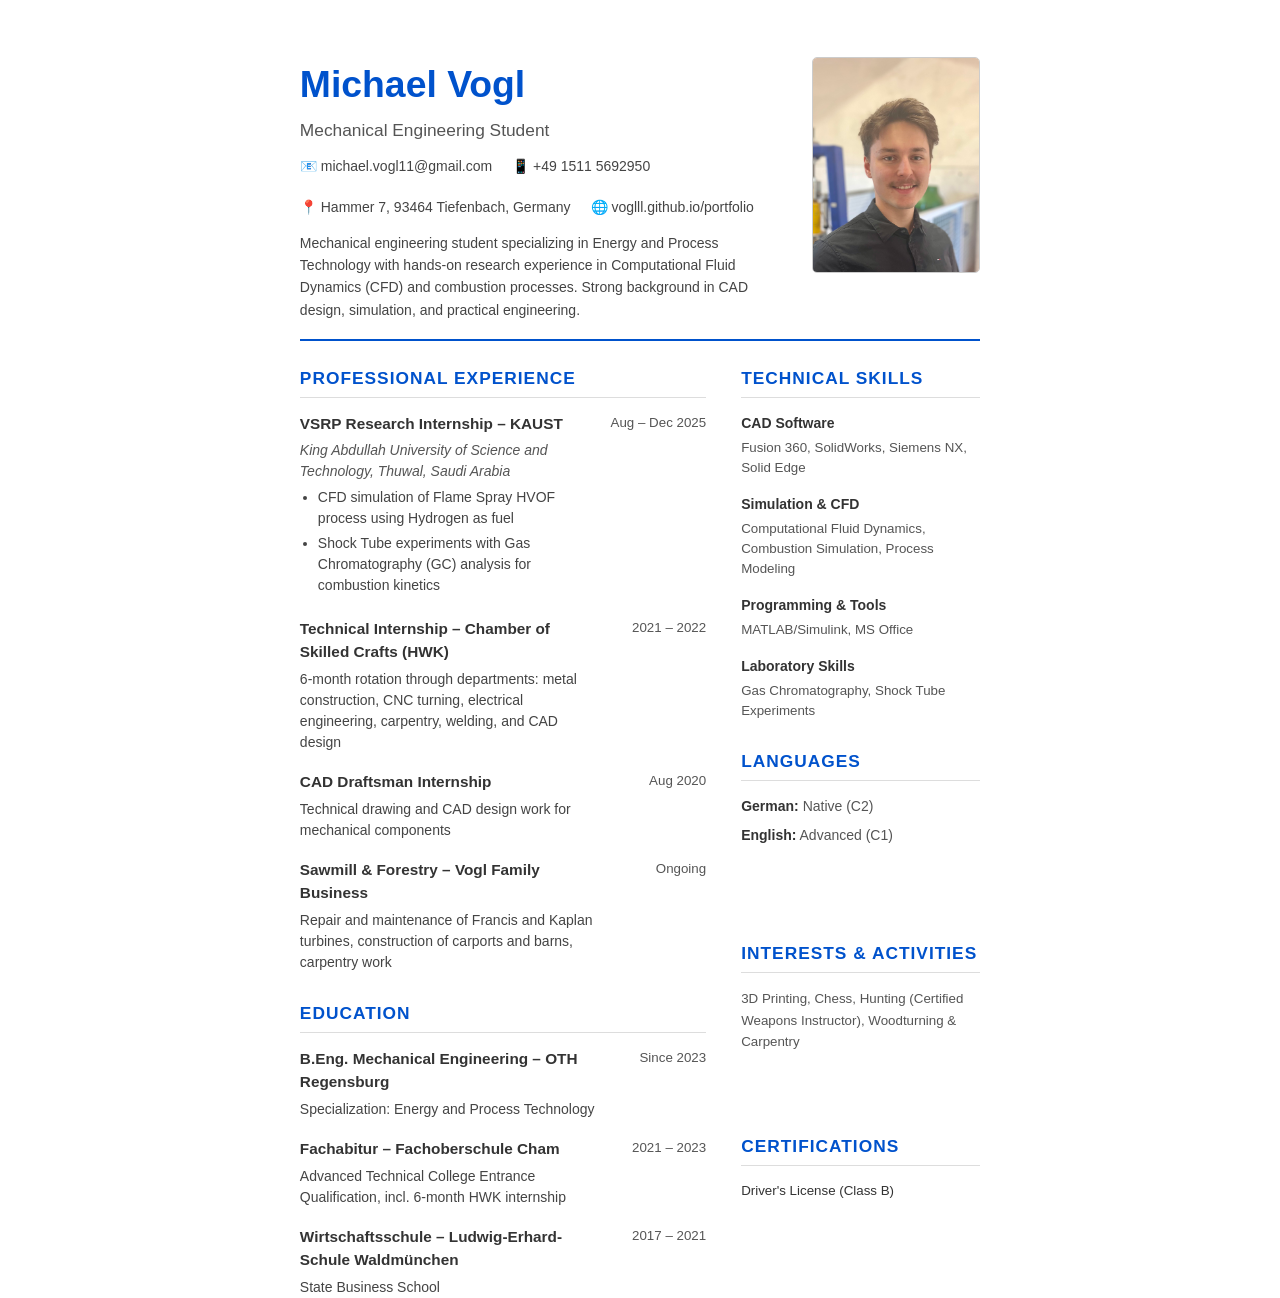
<file: Michael Vogl CV 2025.html>
<!DOCTYPE html>
<html lang="en">
<head>
    <meta charset="UTF-8">
    <meta name="viewport" content="width=device-width, initial-scale=1.0">
    <title>Michael Vogl - CV</title>
    <style>
        * {
            margin: 0;
            padding: 0;
            box-sizing: border-box;
        }
        
        @page {
            size: A4 portrait;
            margin: 15mm 15mm 15mm 15mm;
        }
        
        body {
            font-family: 'Segoe UI', Tahoma, Geneva, Verdana, sans-serif;
            font-size: 11pt;
            line-height: 1.5;
            color: #333;
            width: 210mm;
            height: 297mm;
            margin: 0 auto;
            padding: 15mm;
            background: white;
            display: flex;
            flex-direction: column;
        }
        
        @media print {
            body {
                padding: 0;
                height: auto;
                -webkit-print-color-adjust: exact;
                print-color-adjust: exact;
            }
            @page {
                margin: 15mm;
            }
        }
        
        .header {
            display: flex;
            align-items: flex-start;
            gap: 25px;
            margin-bottom: 25px;
            padding-bottom: 18px;
            border-bottom: 2.5px solid #0052cc;
            flex-direction: row-reverse;
        }
        
        .photo-container {
            width: 168px;
            height: 216px;
            overflow: hidden;
            border-radius: 5px;
            border: 1px solid #ccc;
        }
        
        .photo {
            width: 100%;
            height: 100%;
            object-fit: cover;
            object-position: center 30%;
            transform: scale(1.5);
            transform-origin: center 30%;
        }
        
        .header-content {
            flex: 1;
        }
        
        .header h1 {
            font-size: 28pt;
            color: #0052cc;
            margin-bottom: 5px;
            font-weight: 600;
        }
        
        .header .subtitle {
            font-size: 13pt;
            color: #555;
            margin-bottom: 12px;
        }
        
        .contact-info {
            display: flex;
            flex-wrap: wrap;
            gap: 20px;
            font-size: 10.5pt;
        }
        
        .contact-info span {
            color: #444;
        }
        
        .summary {
            font-size: 10.5pt;
            color: #444;
            margin-top: 14px;
            line-height: 1.6;
        }
        
        .two-column {
            display: flex;
            gap: 35px;
            flex: 1;
        }
        
        .main-column {
            flex: 1.7;
            display: flex;
            flex-direction: column;
        }
        
        .side-column {
            flex: 1;
            display: flex;
            flex-direction: column;
        }
        
        .section {
            margin-bottom: 28px;
            flex: 1;
        }
        
        .section:last-child {
            margin-bottom: 0;
        }
        
        .section h2 {
            font-size: 13pt;
            color: #0052cc;
            border-bottom: 1.5px solid #ddd;
            padding-bottom: 5px;
            margin-bottom: 15px;
            text-transform: uppercase;
            letter-spacing: 1px;
        }
        
        .entry {
            margin-bottom: 18px;
            display: flex;
            justify-content: space-between;
        }
        
        .entry:last-child {
            margin-bottom: 0;
        }
        
        .entry-content {
            flex: 1;
        }
        
        .entry-date {
            min-width: 110px;
            text-align: right;
            color: #555;
            font-size: 10pt;
            font-weight: 500;
        }
        
        .entry h3 {
            font-size: 11.5pt;
            font-weight: 600;
            color: #333;
            margin-bottom: 4px;
        }
        
        .entry .organization {
            font-style: italic;
            color: #555;
            font-size: 10.5pt;
        }
        
        .entry p, .entry ul {
            font-size: 10.5pt;
            color: #444;
            margin-top: 5px;
            line-height: 1.5;
        }
        
        .entry ul {
            margin-left: 18px;
        }
        
        .entry li {
            margin-bottom: 4px;
        }
        
        .skill-category {
            margin-bottom: 16px;
        }
        
        .skill-category:last-child {
            margin-bottom: 0;
        }
        
        .skill-category h4 {
            font-size: 10.5pt;
            font-weight: 600;
            color: #333;
            margin-bottom: 4px;
        }
        
        .skill-category p {
            font-size: 10pt;
            color: #555;
            line-height: 1.5;
        }
        
        .language-item {
            font-size: 10.5pt;
            margin-bottom: 8px;
        }
        
        .language-item strong {
            color: #333;
        }
        
        .language-item span {
            color: #555;
        }
        
        .interests {
            font-size: 10pt;
            color: #555;
            line-height: 1.6;
        }
    </style>
</head>
<body>
    <div class="header">
        <div class="photo-container">
            <img src="images/michael.jpg" alt="Michael Vogl" class="photo">
        </div>
        <div class="header-content">
            <h1>Michael Vogl</h1>
            <div class="subtitle">Mechanical Engineering Student</div>
            <div class="contact-info">
                <span>📧 michael.vogl11@gmail.com</span>
                <span>📱 +49 1511 5692950</span>
                <span>📍 Hammer 7, 93464 Tiefenbach, Germany</span>
                <span>🌐 voglll.github.io/portfolio</span>
            </div>
            <p class="summary">Mechanical engineering student specializing in Energy and Process Technology with hands-on research experience in Computational Fluid Dynamics (CFD) and combustion processes. Strong background in CAD design, simulation, and practical engineering.</p>
        </div>
    </div>

    <div class="two-column">
        <div class="main-column">
            <div class="section">
                <h2>Professional Experience</h2>
                
                <div class="entry">
                    <div class="entry-content">
                        <h3>VSRP Research Internship – KAUST</h3>
                        <div class="organization">King Abdullah University of Science and Technology, Thuwal, Saudi Arabia</div>
                        <ul>
                            <li>CFD simulation of Flame Spray HVOF process using Hydrogen as fuel</li>
                            <li>Shock Tube experiments with Gas Chromatography (GC) analysis for combustion kinetics</li>
                        </ul>
                    </div>
                    <div class="entry-date">Aug – Dec 2025</div>
                </div>
                
                <div class="entry">
                    <div class="entry-content">
                        <h3>Technical Internship – Chamber of Skilled Crafts (HWK)</h3>
                        <p>6-month rotation through departments: metal construction, CNC turning, electrical engineering, carpentry, welding, and CAD design</p>
                    </div>
                    <div class="entry-date">2021 – 2022</div>
                </div>
                
                <div class="entry">
                    <div class="entry-content">
                        <h3>CAD Draftsman Internship</h3>
                        <p>Technical drawing and CAD design work for mechanical components</p>
                    </div>
                    <div class="entry-date">Aug 2020</div>
                </div>
                
                <div class="entry">
                    <div class="entry-content">
                        <h3>Sawmill & Forestry – Vogl Family Business</h3>
                        <p>Repair and maintenance of Francis and Kaplan turbines, construction of carports and barns, carpentry work</p>
                    </div>
                    <div class="entry-date">Ongoing</div>
                </div>
            </div>

            <div class="section">
                <h2>Education</h2>
                
                <div class="entry">
                    <div class="entry-content">
                        <h3>B.Eng. Mechanical Engineering – OTH Regensburg</h3>
                        <p>Specialization: Energy and Process Technology</p>
                    </div>
                    <div class="entry-date">Since 2023</div>
                </div>
                
                <div class="entry">
                    <div class="entry-content">
                        <h3>Fachabitur – Fachoberschule Cham</h3>
                        <p>Advanced Technical College Entrance Qualification, incl. 6-month HWK internship</p>
                    </div>
                    <div class="entry-date">2021 – 2023</div>
                </div>
                
                <div class="entry">
                    <div class="entry-content">
                        <h3>Wirtschaftsschule – Ludwig-Erhard-Schule Waldmünchen</h3>
                        <p>State Business School</p>
                    </div>
                    <div class="entry-date">2017 – 2021</div>
                </div>
            </div>
        </div>

        <div class="side-column">
            <div class="section">
                <h2>Technical Skills</h2>
                <div class="skill-category">
                    <h4>CAD Software</h4>
                    <p>Fusion 360, SolidWorks, Siemens NX, Solid Edge</p>
                </div>
                <div class="skill-category">
                    <h4>Simulation & CFD</h4>
                    <p>Computational Fluid Dynamics, Combustion Simulation, Process Modeling</p>
                </div>
                <div class="skill-category">
                    <h4>Programming & Tools</h4>
                    <p>MATLAB/Simulink, MS Office</p>
                </div>
                <div class="skill-category">
                    <h4>Laboratory Skills</h4>
                    <p>Gas Chromatography, Shock Tube Experiments</p>
                </div>
            </div>

            <div class="section">
                <h2>Languages</h2>
                <div class="language-item"><strong>German:</strong> <span>Native (C2)</span></div>
                <div class="language-item"><strong>English:</strong> <span>Advanced (C1)</span></div>
            </div>

            <div class="section">
                <h2>Interests & Activities</h2>
                <p class="interests">3D Printing, Chess, Hunting (Certified Weapons Instructor), Woodturning & Carpentry</p>
            </div>

            <div class="section">
                <h2>Certifications</h2>
                <p style="font-size: 10pt;">Driver's License (Class B)</p>
            </div>
        </div>
    </div>
</body>
</html>
</file>
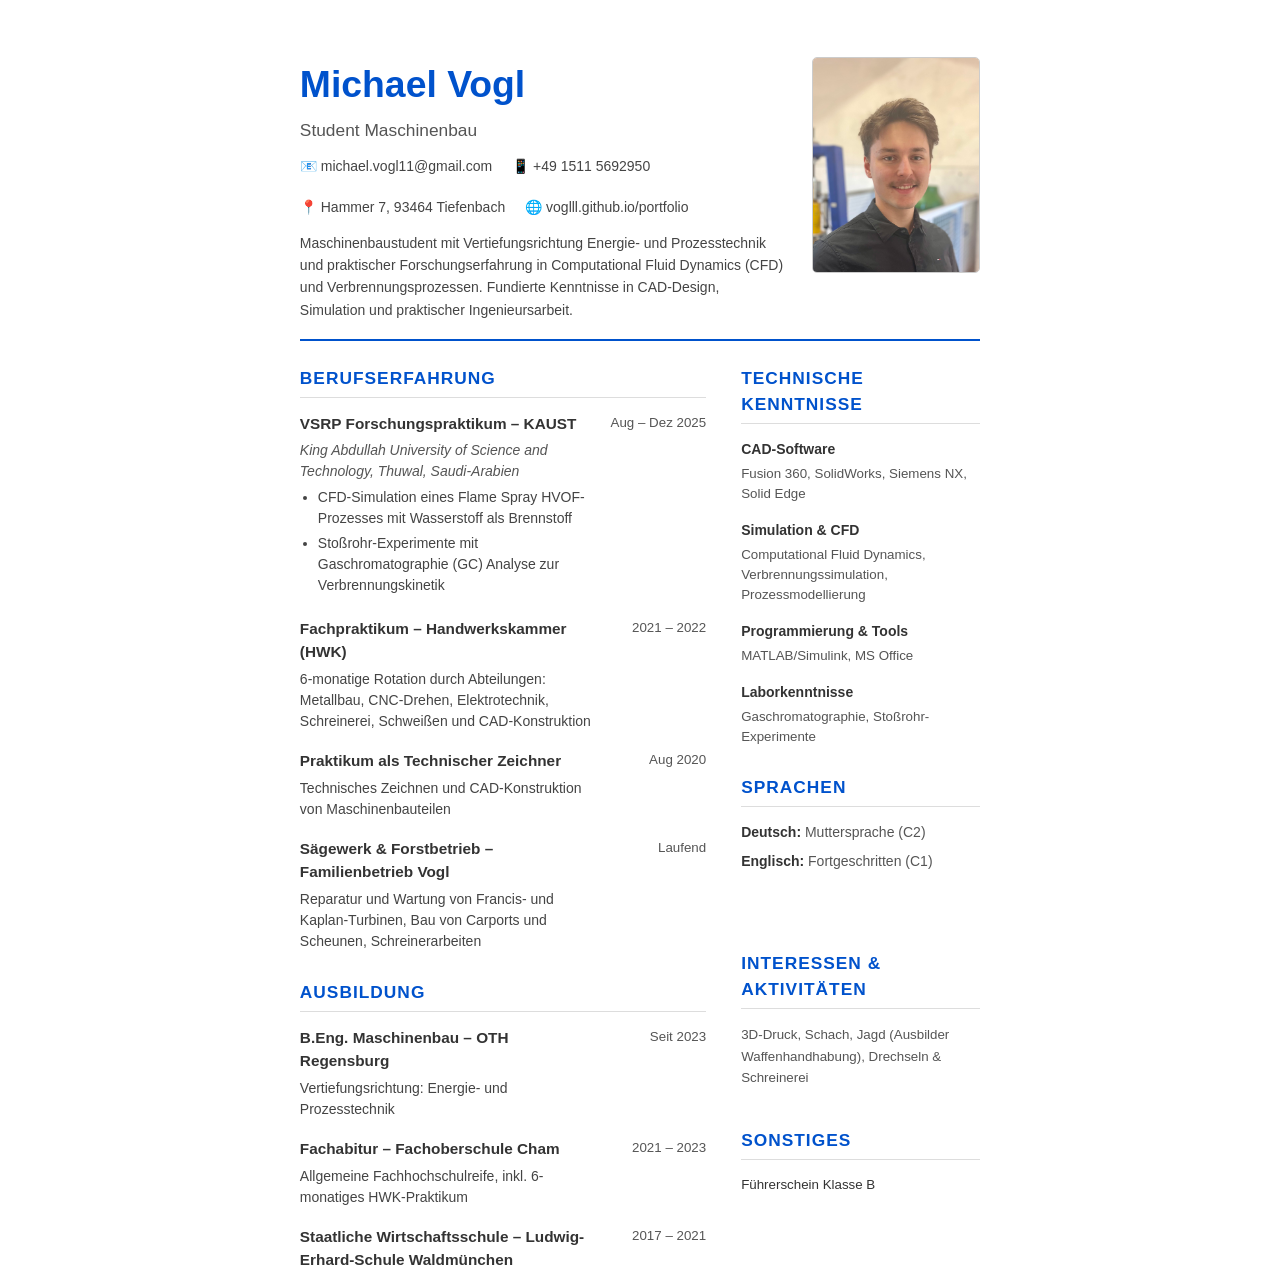
<file: Michael Vogl Lebenslauf 2025.html>
<!DOCTYPE html>
<html lang="de">
<head>
    <meta charset="UTF-8">
    <meta name="viewport" content="width=device-width, initial-scale=1.0">
    <title>Michael Vogl - Lebenslauf</title>
    <style>
        * {
            margin: 0;
            padding: 0;
            box-sizing: border-box;
        }
        
        @page {
            size: A4 portrait;
            margin: 15mm 15mm 15mm 15mm;
        }
        
        body {
            font-family: 'Segoe UI', Tahoma, Geneva, Verdana, sans-serif;
            font-size: 11pt;
            line-height: 1.5;
            color: #333;
            width: 210mm;
            height: 297mm;
            margin: 0 auto;
            padding: 15mm;
            background: white;
            display: flex;
            flex-direction: column;
        }
        
        @media print {
            body {
                padding: 0;
                height: auto;
                -webkit-print-color-adjust: exact;
                print-color-adjust: exact;
            }
            @page {
                margin: 15mm;
            }
        }
        
        .header {
            display: flex;
            align-items: flex-start;
            gap: 25px;
            margin-bottom: 25px;
            padding-bottom: 18px;
            border-bottom: 2.5px solid #0052cc;
            flex-direction: row-reverse;
        }
        
        .photo-container {
            width: 168px;
            height: 216px;
            overflow: hidden;
            border-radius: 5px;
            border: 1px solid #ccc;
        }
        
        .photo {
            width: 100%;
            height: 100%;
            object-fit: cover;
            object-position: center 30%;
            transform: scale(1.5);
            transform-origin: center 30%;
        }
        
        .header-content {
            flex: 1;
        }
        
        .header h1 {
            font-size: 28pt;
            color: #0052cc;
            margin-bottom: 5px;
            font-weight: 600;
        }
        
        .header .subtitle {
            font-size: 13pt;
            color: #555;
            margin-bottom: 12px;
        }
        
        .contact-info {
            display: flex;
            flex-wrap: wrap;
            gap: 20px;
            font-size: 10.5pt;
        }
        
        .contact-info span {
            color: #444;
        }
        
        .summary {
            font-size: 10.5pt;
            color: #444;
            margin-top: 14px;
            line-height: 1.6;
        }
        
        .two-column {
            display: flex;
            gap: 35px;
            flex: 1;
        }
        
        .main-column {
            flex: 1.7;
            display: flex;
            flex-direction: column;
        }
        
        .side-column {
            flex: 1;
            display: flex;
            flex-direction: column;
        }
        
        .section {
            margin-bottom: 28px;
            flex: 1;
        }
        
        .section:last-child {
            margin-bottom: 0;
        }
        
        .section h2 {
            font-size: 13pt;
            color: #0052cc;
            border-bottom: 1.5px solid #ddd;
            padding-bottom: 5px;
            margin-bottom: 15px;
            text-transform: uppercase;
            letter-spacing: 1px;
        }
        
        .entry {
            margin-bottom: 18px;
            display: flex;
            justify-content: space-between;
        }
        
        .entry:last-child {
            margin-bottom: 0;
        }
        
        .entry-content {
            flex: 1;
        }
        
        .entry-date {
            min-width: 110px;
            text-align: right;
            color: #555;
            font-size: 10pt;
            font-weight: 500;
        }
        
        .entry h3 {
            font-size: 11.5pt;
            font-weight: 600;
            color: #333;
            margin-bottom: 4px;
        }
        
        .entry .organization {
            font-style: italic;
            color: #555;
            font-size: 10.5pt;
        }
        
        .entry p, .entry ul {
            font-size: 10.5pt;
            color: #444;
            margin-top: 5px;
            line-height: 1.5;
        }
        
        .entry ul {
            margin-left: 18px;
        }
        
        .entry li {
            margin-bottom: 4px;
        }
        
        .skill-category {
            margin-bottom: 16px;
        }
        
        .skill-category:last-child {
            margin-bottom: 0;
        }
        
        .skill-category h4 {
            font-size: 10.5pt;
            font-weight: 600;
            color: #333;
            margin-bottom: 4px;
        }
        
        .skill-category p {
            font-size: 10pt;
            color: #555;
            line-height: 1.5;
        }
        
        .language-item {
            font-size: 10.5pt;
            margin-bottom: 8px;
        }
        
        .language-item strong {
            color: #333;
        }
        
        .language-item span {
            color: #555;
        }
        
        .interests {
            font-size: 10pt;
            color: #555;
            line-height: 1.6;
        }
    </style>
</head>
<body>
    <div class="header">
        <div class="photo-container">
            <img src="images/michael.jpg" alt="Michael Vogl" class="photo">
        </div>
        <div class="header-content">
            <h1>Michael Vogl</h1>
            <div class="subtitle">Student Maschinenbau</div>
            <div class="contact-info">
                <span>📧 michael.vogl11@gmail.com</span>
                <span>📱 +49 1511 5692950</span>
                <span>📍 Hammer 7, 93464 Tiefenbach</span>
                <span>🌐 voglll.github.io/portfolio</span>
            </div>
            <p class="summary">Maschinenbaustudent mit Vertiefungsrichtung Energie- und Prozesstechnik und praktischer Forschungserfahrung in Computational Fluid Dynamics (CFD) und Verbrennungsprozessen. Fundierte Kenntnisse in CAD-Design, Simulation und praktischer Ingenieursarbeit.</p>
        </div>
    </div>

    <div class="two-column">
        <div class="main-column">
            <div class="section">
                <h2>Berufserfahrung</h2>
                
                <div class="entry">
                    <div class="entry-content">
                        <h3>VSRP Forschungspraktikum – KAUST</h3>
                        <div class="organization">King Abdullah University of Science and Technology, Thuwal, Saudi-Arabien</div>
                        <ul>
                            <li>CFD-Simulation eines Flame Spray HVOF-Prozesses mit Wasserstoff als Brennstoff</li>
                            <li>Stoßrohr-Experimente mit Gaschromatographie (GC) Analyse zur Verbrennungskinetik</li>
                        </ul>
                    </div>
                    <div class="entry-date">Aug – Dez 2025</div>
                </div>
                
                <div class="entry">
                    <div class="entry-content">
                        <h3>Fachpraktikum – Handwerkskammer (HWK)</h3>
                        <p>6-monatige Rotation durch Abteilungen: Metallbau, CNC-Drehen, Elektrotechnik, Schreinerei, Schweißen und CAD-Konstruktion</p>
                    </div>
                    <div class="entry-date">2021 – 2022</div>
                </div>
                
                <div class="entry">
                    <div class="entry-content">
                        <h3>Praktikum als Technischer Zeichner</h3>
                        <p>Technisches Zeichnen und CAD-Konstruktion von Maschinenbauteilen</p>
                    </div>
                    <div class="entry-date">Aug 2020</div>
                </div>
                
                <div class="entry">
                    <div class="entry-content">
                        <h3>Sägewerk & Forstbetrieb – Familienbetrieb Vogl</h3>
                        <p>Reparatur und Wartung von Francis- und Kaplan-Turbinen, Bau von Carports und Scheunen, Schreinerarbeiten</p>
                    </div>
                    <div class="entry-date">Laufend</div>
                </div>
            </div>

            <div class="section">
                <h2>Ausbildung</h2>
                
                <div class="entry">
                    <div class="entry-content">
                        <h3>B.Eng. Maschinenbau – OTH Regensburg</h3>
                        <p>Vertiefungsrichtung: Energie- und Prozesstechnik</p>
                    </div>
                    <div class="entry-date">Seit 2023</div>
                </div>
                
                <div class="entry">
                    <div class="entry-content">
                        <h3>Fachabitur – Fachoberschule Cham</h3>
                        <p>Allgemeine Fachhochschulreife, inkl. 6-monatiges HWK-Praktikum</p>
                    </div>
                    <div class="entry-date">2021 – 2023</div>
                </div>
                
                <div class="entry">
                    <div class="entry-content">
                        <h3>Staatliche Wirtschaftsschule – Ludwig-Erhard-Schule Waldmünchen</h3>
                    </div>
                    <div class="entry-date">2017 – 2021</div>
                </div>
            </div>
        </div>

        <div class="side-column">
            <div class="section">
                <h2>Technische Kenntnisse</h2>
                <div class="skill-category">
                    <h4>CAD-Software</h4>
                    <p>Fusion 360, SolidWorks, Siemens NX, Solid Edge</p>
                </div>
                <div class="skill-category">
                    <h4>Simulation & CFD</h4>
                    <p>Computational Fluid Dynamics, Verbrennungssimulation, Prozessmodellierung</p>
                </div>
                <div class="skill-category">
                    <h4>Programmierung & Tools</h4>
                    <p>MATLAB/Simulink, MS Office</p>
                </div>
                <div class="skill-category">
                    <h4>Laborkenntnisse</h4>
                    <p>Gaschromatographie, Stoßrohr-Experimente</p>
                </div>
            </div>

            <div class="section">
                <h2>Sprachen</h2>
                <div class="language-item"><strong>Deutsch:</strong> <span>Muttersprache (C2)</span></div>
                <div class="language-item"><strong>Englisch:</strong> <span>Fortgeschritten (C1)</span></div>
            </div>

            <div class="section">
                <h2>Interessen & Aktivitäten</h2>
                <p class="interests">3D-Druck, Schach, Jagd (Ausbilder Waffenhandhabung), Drechseln & Schreinerei</p>
            </div>

            <div class="section">
                <h2>Sonstiges</h2>
                <p style="font-size: 10pt;">Führerschein Klasse B</p>
            </div>
        </div>
    </div>
</body>
</html>
</file>
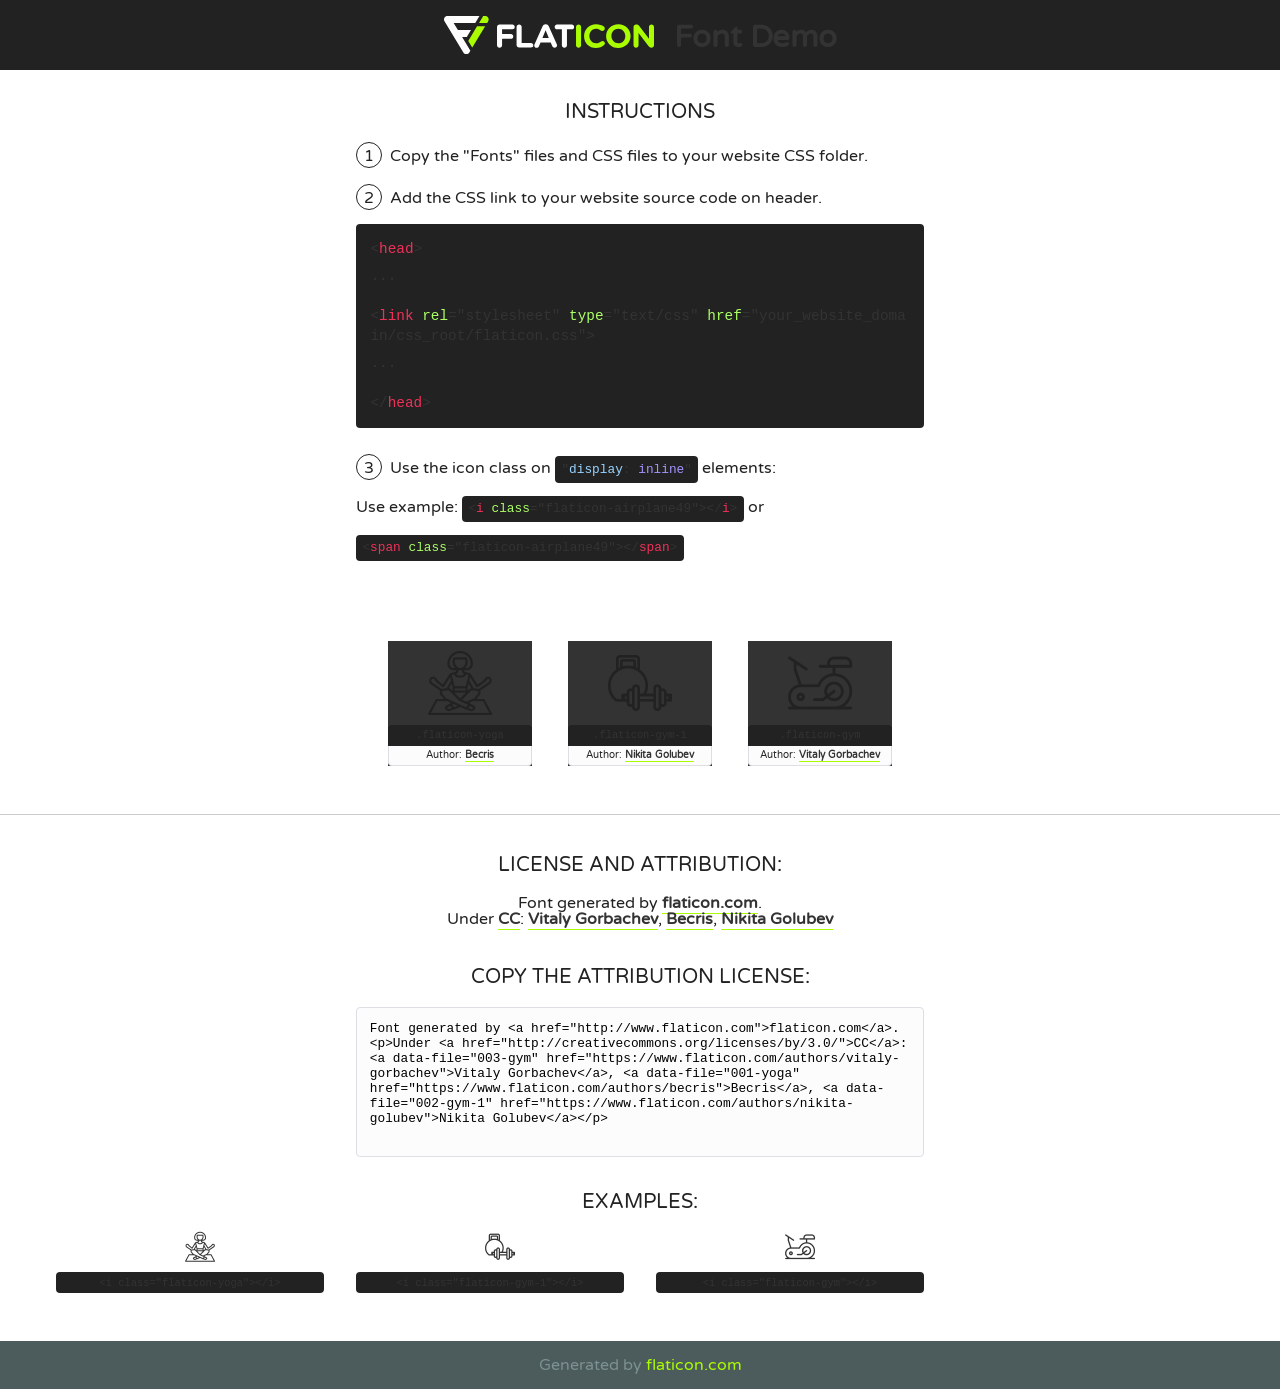
<file: fonts/flaticon/font/flaticon.html>
<!DOCTYPE html>
<!--
  Flaticon icon font: Flaticon
  Creation date: 23/07/2018 14:52
-->
<html>
<!DOCTYPE html>
<html>

<head>
    <title>Flaticon WebFont</title>
    <link href="http://fonts.googleapis.com/css?family=Varela+Round" rel="stylesheet" type="text/css" />
    <link rel="stylesheet" type="text/css" href="flaticon.css">
    <meta charset="UTF-8">
    <style>
    html, body, div, span, applet, object, iframe,
    h1, h2, h3, h4, h5, h6, p, blockquote, pre,
    a, abbr, acronym, address, big, cite, code,
    del, dfn, em, img, ins, kbd, q, s, samp,
    small, strike, strong, sub, sup, tt, var,
    b, u, i, center,
    dl, dt, dd, ol, ul, li,
    fieldset, form, label, legend,
    table, caption, tbody, tfoot, thead, tr, th, td,
    article, aside, canvas, details, embed, 
    figure, figcaption, footer, header, hgroup, 
    menu, nav, output, ruby, section, summary,
    time, mark, audio, video {
        margin: 0;
        padding: 0;
        border: 0;
        font-size: 100%;
        font: inherit;
        vertical-align: baseline;
    }
    /* HTML5 display-role reset for older browsers */
    article, aside, details, figcaption, figure, 
    footer, header, hgroup, menu, nav, section {
        display: block;
    }
    body {
        line-height: 1;
    }
    ol, ul {
        list-style: none;
    }
    blockquote, q {
        quotes: none;
    }
    blockquote:before, blockquote:after,
    q:before, q:after {
        content: '';
        content: none;
    }
    table {
        border-collapse: collapse;
        border-spacing: 0;
    }
    body {
        font-family: 'Varela Round', Helvetica, Arial, sans-serif;
        font-size: 16px;
        color: #222;
    }
    a {
        color: #333;
        border-bottom: 1px solid #a9fd00;
        font-weight: bold;
        text-decoration: none;
    }
    * {
        -moz-box-sizing: border-box;
        -webkit-box-sizing: border-box;
        box-sizing: border-box;
        margin: 0;
        padding: 0;
    }
    [class^="flaticon-"]:before, [class*=" flaticon-"]:before, [class^="flaticon-"]:after, [class*=" flaticon-"]:after {
        font-family: Flaticon;
        font-size: 30px;
        font-style: normal;
        margin-left: 20px;
        color: #333;
    }
    .wrapper {
        max-width: 600px;
        margin: auto;
        padding: 0 1em;
    }
    .title {
        font-size: 1.25em;
        text-align: center;
        margin-bottom: 1em;
        text-transform: uppercase;
    }
    header {
        text-align: center;
        background-color: #222;
        color:#333333;
        padding: 1em;
    }
    header .logo {
        width: 210px;
        height: 38px;
        display: inline-block;
        vertical-align: middle;
        margin-right: 1em;
        border: none;
    }
    header strong {
        font-size: 1.95em;
        font-weight: bold;
        vertical-align: middle;
        margin-top: 5px;
        display: inline-block;
    }
    .demo {
        margin: 2em auto;
        line-height: 1.25em;
    }
    .demo ul li {
        margin-bottom: 1em;
    }
    .demo ul li .num {
        color: #222;
        border-radius: 20px;
        display: inline-block;
        width: 26px;
        padding: 3px;
        height: 26px;
        text-align: center;
        margin-right: 0.5em;
        border: 1px solid #222;
    }
    .demo ul li code {
        background-color: #222;
        border-radius: 4px;
        padding: 0.25em 0.5em;
        display: inline-block;
        color:#333333;
        font-family: Consolas,Monaco,Lucida Console,Liberation Mono,DejaVu Sans Mono,Bitstream Vera Sans Mono,Courier New, monospace;
        font-weight: lighter;
        margin-top: 1em;
        font-size: 0.8em;
        word-break: break-all;
    }
    .demo ul li code.big {
        padding: 1em;
        font-size: 0.9em;
    }
    .demo ul li code .red {
        color: #EF3159;
    }
    .demo ul li code .green {
        color: #ACFF65;
    }
    .demo ul li code .yellow {
        color:#333333;
    }
    .demo ul li code .blue {
        color: #99D3FF;
    }
    .demo ul li code .purple {
        color: #A295FF;
    }
    .demo ul li code .dots {
        margin-top: 0.5em;
        display: block;
    }
    #glyphs {
        border-bottom: 1px solid #ccc;
        padding: 2em 0;
        text-align: center;
    }
    .glyph {
        display: inline-block;
        width: 9em;
        margin: 1em;
        text-align: center;
        vertical-align: top;
        background:#333333;
    }
    .glyph .glyph-icon {
        padding: 10px;
        display: block;
        font-family:"Flaticon";
        font-size: 64px;
        line-height: 1;
    }
    .glyph .glyph-icon:before {
        font-size: 64px;
        color: #222;
        margin-left: 0;
    }
    .class-name {
        font-size: 0.65em;
        background-color: #222;
        color:#333333;
        border-radius: 4px 4px 0 0;
        padding: 0.5em;
        color:#333333;
        font-family: Consolas,Monaco,Lucida Console,Liberation Mono,DejaVu Sans Mono,Bitstream Vera Sans Mono,Courier New, monospace;
    }
    .author-name {
        font-size: 0.6em;
        background-color: #fcfcfd;
        border: 1px solid #DEDEE4;
        border-top: 0;
        border-radius: 0 0 4px 4px;
        padding: 0.5em;
    }
    .class-name:last-child {
        font-size: 10px;
        color:#888;
    }
    .class-name:last-child a {
        font-size: 10px;
        color:#555;
    }
    .class-name:last-child a:hover {
        color:#a9fd00;
    }
    .glyph > input {
        display: block;
        width: 100px;
        margin: 5px auto;
        text-align: center;
        font-size: 12px;
        cursor: text;
    }
    .glyph > input.icon-input {
        font-family:"Flaticon";
        font-size: 16px;
        margin-bottom: 10px;
    }
    .attribution .title {
        margin-top: 2em;
    }
    .attribution textarea {
        background-color: #fcfcfd;
        padding: 1em;
        border: none;
        box-shadow: none;
        border: 1px solid #DEDEE4;
        border-radius: 4px;
        resize: none;
        width: 100%;
        height: 150px;
        font-size: 0.8em;
        font-family: Consolas,Monaco,Lucida Console,Liberation Mono,DejaVu Sans Mono,Bitstream Vera Sans Mono,Courier New, monospace;
        -webkit-appearance: none;
    }
    .iconsuse {
        margin: 2em auto;
        text-align: center;
        max-width: 1200px;
    }
    .iconsuse:after {
        content: '';
        display: table;
        clear: both;
    }
    .iconsuse .image {
        float: left;
        width: 25%;
        padding: 0 1em;
    }
    .iconsuse .image p {
        margin-bottom: 1em;
    }
    .iconsuse .image span {
        display: block;
        font-size: 0.65em;
        background-color: #222;
        color:#333333;
        border-radius: 4px;
        padding: 0.5em;
        color:#333333;
        margin-top: 1em;
        font-family: Consolas,Monaco,Lucida Console,Liberation Mono,DejaVu Sans Mono,Bitstream Vera Sans Mono,Courier New, monospace;
    }
    #footer {
        text-align: center;
        background-color: #4C5B5C;
        color: #7c9192;
        padding: 1em;
    }
    #footer a {
        border: none;
        color: #a9fd00;
        font-weight: normal;
    }
    @media (max-width: 960px) {
        .iconsuse .image {
            width: 50%;
        }
    }
    @media (max-width: 560px) {
        .iconsuse .image {
            width: 100%;
        }
    }
    </style>
</head>

<body class="characters-off">

    <header>
        <a href="http://www.flaticon.com" target="_blank" class="logo">
            <svg version="1.1" xmlns="http://www.w3.org/2000/svg" xmlns:xlink="http://www.w3.org/1999/xlink" xmlns:a="http://ns.adobe.com/AdobeSVGViewerExtensions/3.0/" viewBox="0 0 560.875 102.036" enable-background="new 0 0 560.875 102.036" xml:space="preserve">
                <defs>
                </defs>
                <g>
                    <g class="letters">
                        <path fill="#ffffff" d="M141.596,29.675c0-3.777,2.985-6.767,6.764-6.767h34.438c3.426,0,6.15,2.728,6.15,6.15
                        c0,3.43-2.724,6.149-6.15,6.149h-27.674v13.091h23.719c3.429,0,6.151,2.724,6.151,6.15c0,3.43-2.723,6.149-6.151,6.149h-23.719
                        v17.574c0,3.773-2.986,6.761-6.764,6.761c-3.779,0-6.764-2.989-6.764-6.761V29.675z"></path>
                        <path fill="#ffffff" d="M193.844,29.149c0-3.781,2.985-6.767,6.764-6.767c3.776,0,6.763,2.985,6.763,6.767v42.957h25.039
                        c3.426,0,6.149,2.726,6.149,6.153c0,3.425-2.723,6.15-6.149,6.15h-31.802c-3.779,0-6.764-2.986-6.764-6.768V29.149z"></path>
                        <path fill="#ffffff" d="M241.891,75.71l21.438-48.407c1.492-3.341,4.215-5.357,7.906-5.357h0.792
                        c3.686,0,6.323,2.017,7.815,5.357l21.439,48.407c0.436,0.967,0.701,1.845,0.701,2.723c0,3.602-2.809,6.501-6.414,6.501
                        c-3.161,0-5.269-1.845-6.499-4.655l-4.132-9.661h-27.059l-4.301,10.102c-1.144,2.631-3.426,4.214-6.237,4.214
                        c-3.517,0-6.24-2.81-6.24-6.325C241.1,77.64,241.451,76.677,241.891,75.71z M279.932,58.666l-8.521-20.297l-8.526,20.297H279.932
                        z"></path>
                        <path fill="#ffffff" d="M314.864,35.387H301.86c-3.429,0-6.239-2.813-6.239-6.238c0-3.429,2.811-6.24,6.239-6.24h39.533
                        c3.426,0,6.237,2.811,6.237,6.24c0,3.425-2.811,6.238-6.237,6.238h-13.001v42.785c0,3.773-2.99,6.761-6.764,6.761
                        c-3.779,0-6.764-2.989-6.764-6.761V35.387z"></path>
                        <path fill="#A9FD00" d="M352.615,29.149c0-3.781,2.985-6.767,6.767-6.767c3.774,0,6.761,2.985,6.761,6.767v49.024
                        c0,3.773-2.987,6.761-6.761,6.761c-3.781,0-6.767-2.989-6.767-6.761V29.149z"></path>
                        <path fill="#A9FD00" d="M374.132,53.836v-0.179c0-17.481,13.178-31.801,32.065-31.801c9.22,0,15.459,2.458,20.557,6.238
                        c1.402,1.054,2.637,2.985,2.637,5.357c0,3.692-2.985,6.59-6.681,6.59c-1.845,0-3.071-0.702-4.044-1.319
                        c-3.776-2.813-7.729-4.393-12.562-4.393c-10.364,0-17.831,8.611-17.831,19.154v0.173c0,10.542,7.291,19.329,17.831,19.329
                        c5.715,0,9.492-1.756,13.359-4.834c1.049-0.874,2.458-1.491,4.039-1.491c3.429,0,6.325,2.813,6.325,6.236
                        c0,2.106-1.056,3.78-2.282,4.834c-5.539,4.834-12.036,7.733-21.878,7.733C387.572,85.464,374.132,71.493,374.132,53.836z"></path>
                        <path fill="#A9FD00" d="M433.009,53.836v-0.179c0-17.481,13.79-31.801,32.766-31.801c18.981,0,32.592,14.143,32.592,31.628v0.173
                        c0,17.483-13.785,31.807-32.769,31.807C446.625,85.464,433.009,71.32,433.009,53.836z M484.224,53.836v-0.179
                        c0-10.539-7.725-19.326-18.626-19.326c-10.893,0-18.449,8.611-18.449,19.154v0.173c0,10.542,7.73,19.329,18.626,19.329
                        C476.676,72.986,484.224,64.378,484.224,53.836z"></path>
                        <path fill="#A9FD00" d="M506.233,29.321c0-3.774,2.99-6.763,6.767-6.763h1.401c3.252,0,5.183,1.583,7.029,3.953l26.093,34.265
                        V29.059c0-3.692,2.99-6.677,6.681-6.677c3.683,0,6.671,2.985,6.671,6.677v48.934c0,3.78-2.987,6.765-6.764,6.765h-0.436
                        c-3.257,0-5.188-1.581-7.034-3.953l-27.056-35.492v32.944c0,3.687-2.985,6.676-6.678,6.676c-3.683,0-6.673-2.989-6.673-6.676
                        V29.321z"></path>
                    </g>
                    <g class="insignia">
                        <path fill="#ffffff" d="M48.372,56.137h12.517l11.156-18.537H37.186L25.688,18.539h57.825L94.668,0H9.271
                        C5.925,0,2.842,1.801,1.198,4.716c-1.644,2.907-1.593,6.482,0.134,9.343l50.38,83.501c1.678,2.781,4.689,4.476,7.938,4.476
                        c3.246,0,6.257-1.695,7.935-4.476l2.898-4.804L48.372,56.137z"></path>
                        <g class="i">
                            <path fill="#A9FD00" d="M93.575,18.539h0.031v0.004l21.652,0.004l2.705-4.488c1.727-2.861,1.778-6.436,0.133-9.343
                            C116.454,1.801,113.371,0,110.026,0h-5.294L93.575,18.539z"></path>
                            <polygon fill="#A9FD00" points="88.291,27.356 64.725,66.486 75.519,84.404 109.942,27.356"></polygon>
                        </g>
                    </g>
                </g>
            </svg>
        </a>
        <strong>Font Demo</strong>
    </header>


    <section class="demo wrapper">

        <p class="title">Instructions</p>

        <ul>
            <li>
                <span class="num">1</span>Copy the "Fonts" files and CSS files to your website CSS folder.
            </li>
            <li>
                <span class="num">2</span>Add the CSS link to your website source code on header.
                <code class="big">
                    &lt;<span class="red">head</span>&gt;
                    <br/><span class="dots">...</span>
                    <br/>&lt;<span class="red">link</span> <span class="green">rel</span>=<span class="yellow">"stylesheet"</span> <span class="green">type</span>=<span class="yellow">"text/css"</span> <span class="green">href</span>=<span class="yellow">"your_website_domain/css_root/flaticon.css"</span>&gt;
                    <br/><span class="dots">...</span>
                    <br/>&lt;/<span class="red">head</span>&gt;
                </code>
            </li>

            <li>
                <p>
                    <span class="num">3</span>Use the icon class on <code>"<span class="blue">display</span>:<span class="purple"> inline</span>"</code> elements:
                    <br />
                    Use example: <code>&lt;<span class="red">i</span> <span class="green">class</span>=<span class="yellow">&quot;flaticon-airplane49&quot;</span>&gt;&lt;/<span class="red">i</span>&gt;</code> or <code>&lt;<span class="red">span</span> <span class="green">class</span>=<span class="yellow">&quot;flaticon-airplane49&quot;</span>&gt;&lt;/<span class="red">span</span>&gt;</code>
            </li>
        </ul>

    </section>




   <section id="glyphs">          
    
      
        <div class="glyph"><div class="glyph-icon flaticon-yoga"></div>
            <div class="class-name">.flaticon-yoga</div>
            <div class="author-name">Author: <a data-file="001-yoga" href="https://www.flaticon.com/authors/becris">Becris</a> </div> 
        </div>        
        
        <div class="glyph"><div class="glyph-icon flaticon-gym-1"></div>
            <div class="class-name">.flaticon-gym-1</div>
            <div class="author-name">Author: <a data-file="002-gym-1" href="https://www.flaticon.com/authors/nikita-golubev">Nikita Golubev</a> </div> 
        </div>        
        
        <div class="glyph"><div class="glyph-icon flaticon-gym"></div>
            <div class="class-name">.flaticon-gym</div>
            <div class="author-name">Author: <a data-file="003-gym" href="https://www.flaticon.com/authors/vitaly-gorbachev">Vitaly Gorbachev</a> </div> 
        </div>        
        

    </section>



    <section class="attribution wrapper"   style="text-align:center;">

      <div class="title">License and attribution:</div><div class="attrDiv">Font generated by <a href="http://www.flaticon.com">flaticon.com</a>. <div><p>Under <a href="http://creativecommons.org/licenses/by/3.0/">CC</a>: <a data-file="003-gym" href="https://www.flaticon.com/authors/vitaly-gorbachev">Vitaly Gorbachev</a>, <a data-file="001-yoga" href="https://www.flaticon.com/authors/becris">Becris</a>, <a data-file="002-gym-1" href="https://www.flaticon.com/authors/nikita-golubev">Nikita Golubev</a></p>  </div>
      </div>
      <div class="title">Copy the Attribution License:</div>

    <textarea onclick="this.focus();this.select();">Font generated by &lt;a href=&quot;http://www.flaticon.com&quot;&gt;flaticon.com&lt;/a&gt;. <p>Under <a href="http://creativecommons.org/licenses/by/3.0/">CC</a>: <a data-file="003-gym" href="https://www.flaticon.com/authors/vitaly-gorbachev">Vitaly Gorbachev</a>, <a data-file="001-yoga" href="https://www.flaticon.com/authors/becris">Becris</a>, <a data-file="002-gym-1" href="https://www.flaticon.com/authors/nikita-golubev">Nikita Golubev</a></p>  
     </textarea>

    </section>

    <section class="iconsuse">

          <div class="title">Examples:</div>            
             
            <div class="image">
                <p>
                    <i class="glyph-icon flaticon-yoga"></i> 
                    <span>&lt;i class=&quot;flaticon-yoga&quot;&gt;&lt;/i&gt;</span>
                </p>
            </div>
            
            <div class="image">
                <p>
                    <i class="glyph-icon flaticon-gym-1"></i> 
                    <span>&lt;i class=&quot;flaticon-gym-1&quot;&gt;&lt;/i&gt;</span>
                </p>
            </div>
            
            <div class="image">
                <p>
                    <i class="glyph-icon flaticon-gym"></i> 
                    <span>&lt;i class=&quot;flaticon-gym&quot;&gt;&lt;/i&gt;</span>
                </p>
            </div>
                       
        </div>
                            
    </section>

<div id="footer">
    <div>Generated by <a href="http://www.flaticon.com">flaticon.com</a>
    </div>
</div>



</body>
</html>
</file>
<file: fonts/flaticon/font/flaticon.css>
/*
  	Flaticon icon font: Flaticon
  	Creation date: 23/07/2018 14:52
  	*/

@font-face {
  font-family: "Flaticon";
  src: url("./Flaticon.eot");
  src: url("./Flaticon.eot?#iefix") format("embedded-opentype"),
       url("./Flaticon.woff") format("woff"),
       url("./Flaticon.ttf") format("truetype"),
       url("./Flaticon.svg#Flaticon") format("svg");
  font-weight: normal;
  font-style: normal;
}

@media screen and (-webkit-min-device-pixel-ratio:0) {
  @font-face {
    font-family: "Flaticon";
    src: url("./Flaticon.svg#Flaticon") format("svg");
  }
}

[class^="flaticon-"]:before, [class*=" flaticon-"]:before,
[class^="flaticon-"]:after, [class*=" flaticon-"]:after {   
  font-family: Flaticon;
        font-size: 20px;
font-style: normal;
margin-left: 20px;
}

.flaticon-yoga:before { content: "\f100"; }
.flaticon-gym-1:before { content: "\f101"; }
.flaticon-gym:before { content: "\f102"; }
</file>
